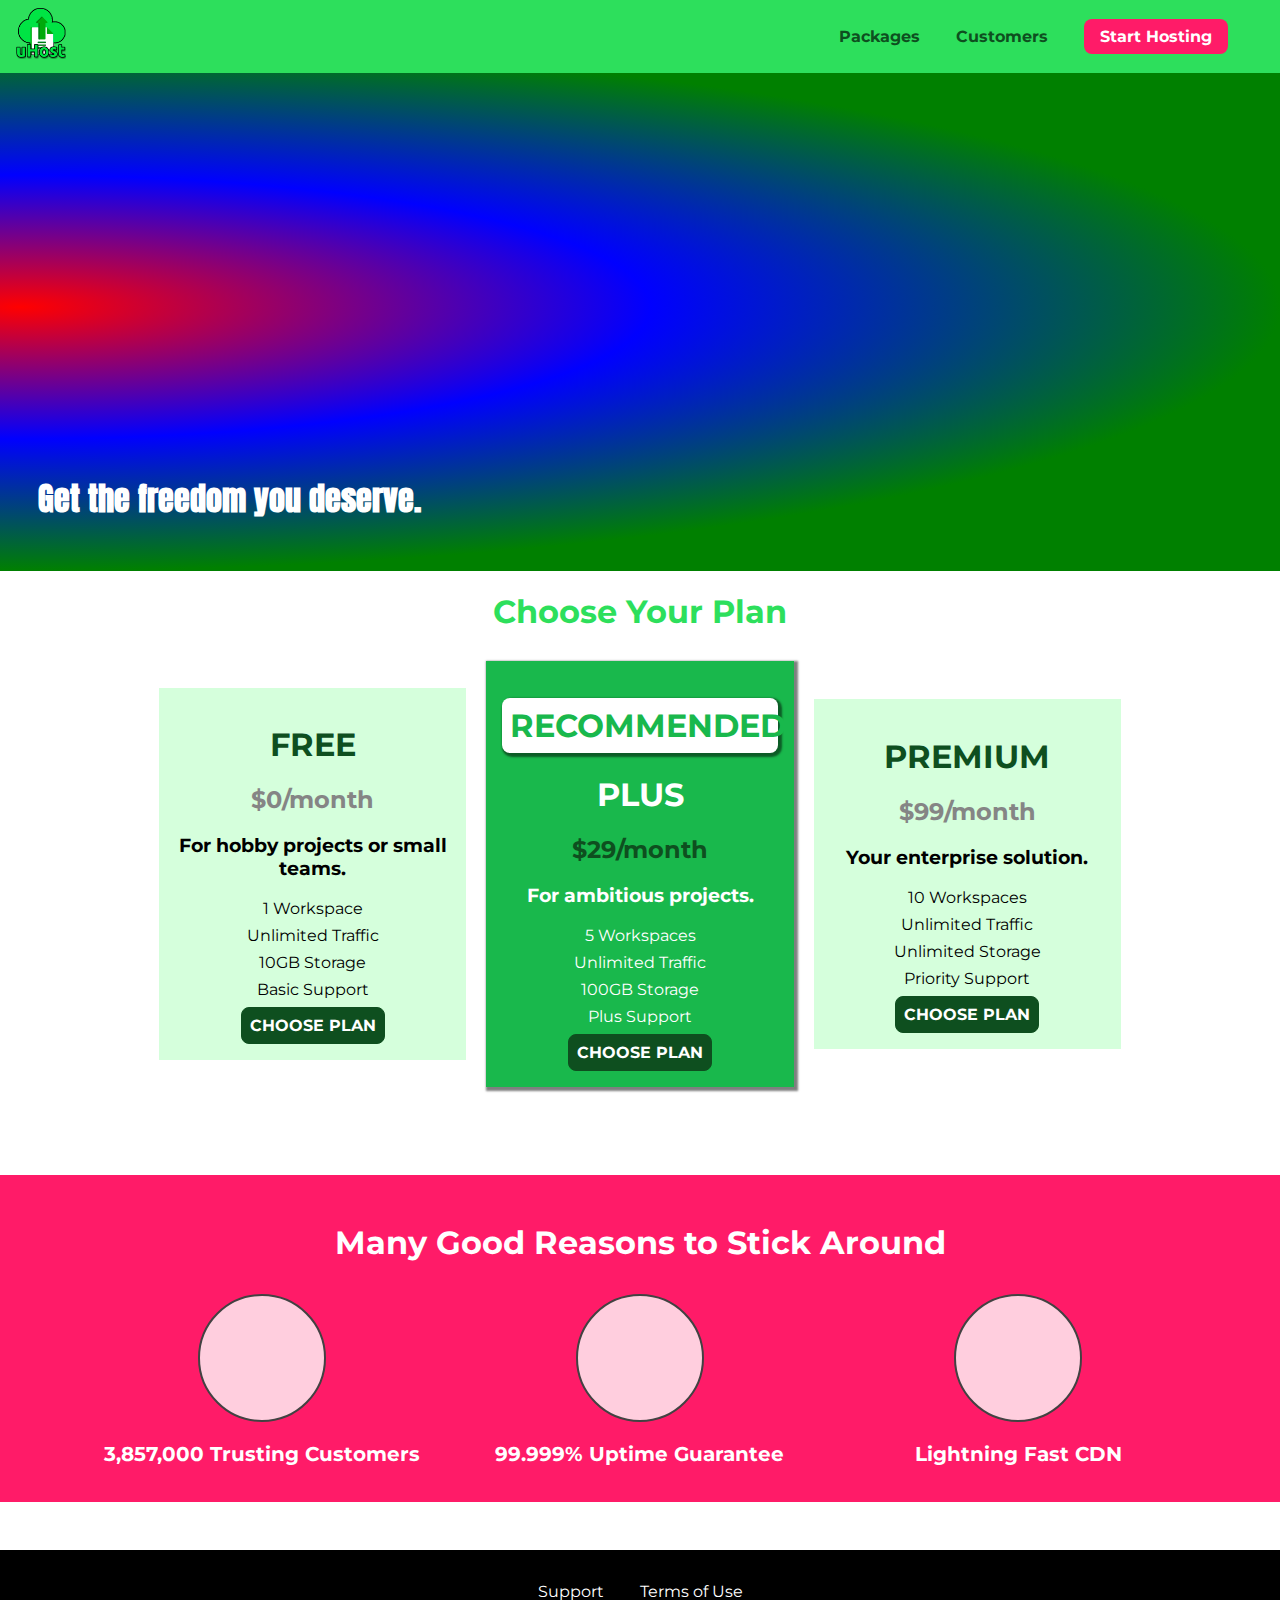
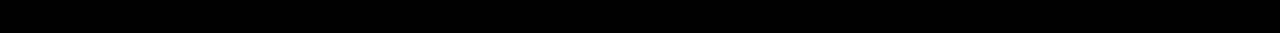
<file: index.html>
<!DOCTYPE html>
<html lang="en">

<head>
    <meta charset="UTF-8">
    <meta http-equiv="X-UA-Compatible" content="ie=edge">
    <title>uHost</title>
    <link rel="shortcut icon" href="favicon.png">
    <link href="https://fonts.googleapis.com/css?family=Anton" rel="stylesheet">
    <link href="https://fonts.googleapis.com/css?family=Montserrat:400,700" rel="stylesheet">
    <link rel="stylesheet" href="shared.css">
    <link rel="stylesheet" href="main.css">
</head>

<body>
    <div class="backdrop"></div>
    <header class="main-header">
        <div>
            <a href="index.html" class="main-header__brand">
                <img src="./images/uhost-icon.png" alt="uHost = Your favorite hosting company">
            </a>
        </div>
        <nav class="main-nav">
            <ul class="main-nav__items">
                <li class="main-nav__item">
                    <a href="packages/index.html">Packages</a>
                </li>
                <li class="main-nav__item">
                    <a href="customers/index.html">Customers</a>
                </li>
                <li class="main-nav__item main-nav__item--cta">
                    <a href="start-hosting/index.html">Start Hosting</a>
                </li>
            </ul>
        </nav>
    </header>
    <main>
        <section id="product-overview">
            <h1>Get the freedom you deserve.</h1>
        </section>
        <section id="plans">
            <h1 class="section-title">Choose Your Plan</h1>
            <div class="plan__list">
                <article class="plan">
                    <h1 class="plan__title">FREE</h1>
                    <h2 class="plan__price">$0/month</h2>
                    <h3>For hobby projects or small teams.</h3>
                    <ul class="plan__features">
                        <li class="plan__feature">1 Workspace</li>
                        <li class="plan__feature">Unlimited Traffic</li>
                        <li class="plan__feature">10GB Storage</li>
                        <li class="plan__feature">Basic Support</li>
                    </ul>
                    <div>
                        <button class="button">CHOOSE PLAN</button>
                    </div>
                </article>
                <article class="plan plan--highlighted">
                    <h1 class="plan__annotation">RECOMMENDED</h1>
                    <h1 class="plan__title">PLUS</h1>
                    <h2 class="plan__price">$29/month</h2>
                    <h3>For ambitious projects.</h3>
                    <ul class="plan__features">
                        <li class="plan__feature">5 Workspaces</li>
                        <li class="plan__feature">Unlimited Traffic</li>
                        <li class="plan__feature">100GB Storage</li>
                        <li class="plan__feature">Plus Support</li>
                    </ul>
                    <div>
                        <button class="button">CHOOSE PLAN</button>
                    </div>
                </article>
                <article class="plan">
                    <h1 class="plan__title">PREMIUM</h1>
                    <h2 class="plan__price">$99/month</h2>
                    <h3>Your enterprise solution.</h3>
                    <ul class="plan__features">
                        <li class="plan__feature">10 Workspaces</li>
                        <li class="plan__feature">Unlimited Traffic</li>
                        <li class="plan__feature">Unlimited Storage</li>
                        <li class="plan__feature">Priority Support</li>
                    </ul>
                    <div>
                        <button class="button">CHOOSE PLAN</button>
                    </div>
                </article>
            </div>
        </section>
        <section id="key-features">
            <h1 class="section-title">Many Good Reasons to Stick Around</h1>
            <ul class="key-feature__list">
                <li class="key-feature">
                    <div class="key-feature__image">

                    </div>
                    <p class="key-feature__description">3,857,000 Trusting Customers</p>
                </li>
                <li class="key-feature">
                    <div class="key-feature__image">

                    </div>
                    <p class="key-feature__description">99.999% Uptime Guarantee</p>
                </li>
                <li class="key-feature">
                    <div class="key-feature__image">

                    </div>
                    <p class="key-feature__description">Lightning Fast CDN</p>
                </li>
            </ul>
        </section>
    </main>
    <footer class="main-footer">
        <nav>
            <ul class="main-footer__links">
                <li class="main-footer__link">
                    <a href="#">Support</a>
                </li>
                <li class="main-footer__link">
                    <a href="#">Terms of Use</a>
                </li>
            </ul>
        </nav>
    </footer>
</body>

</html>
</file>
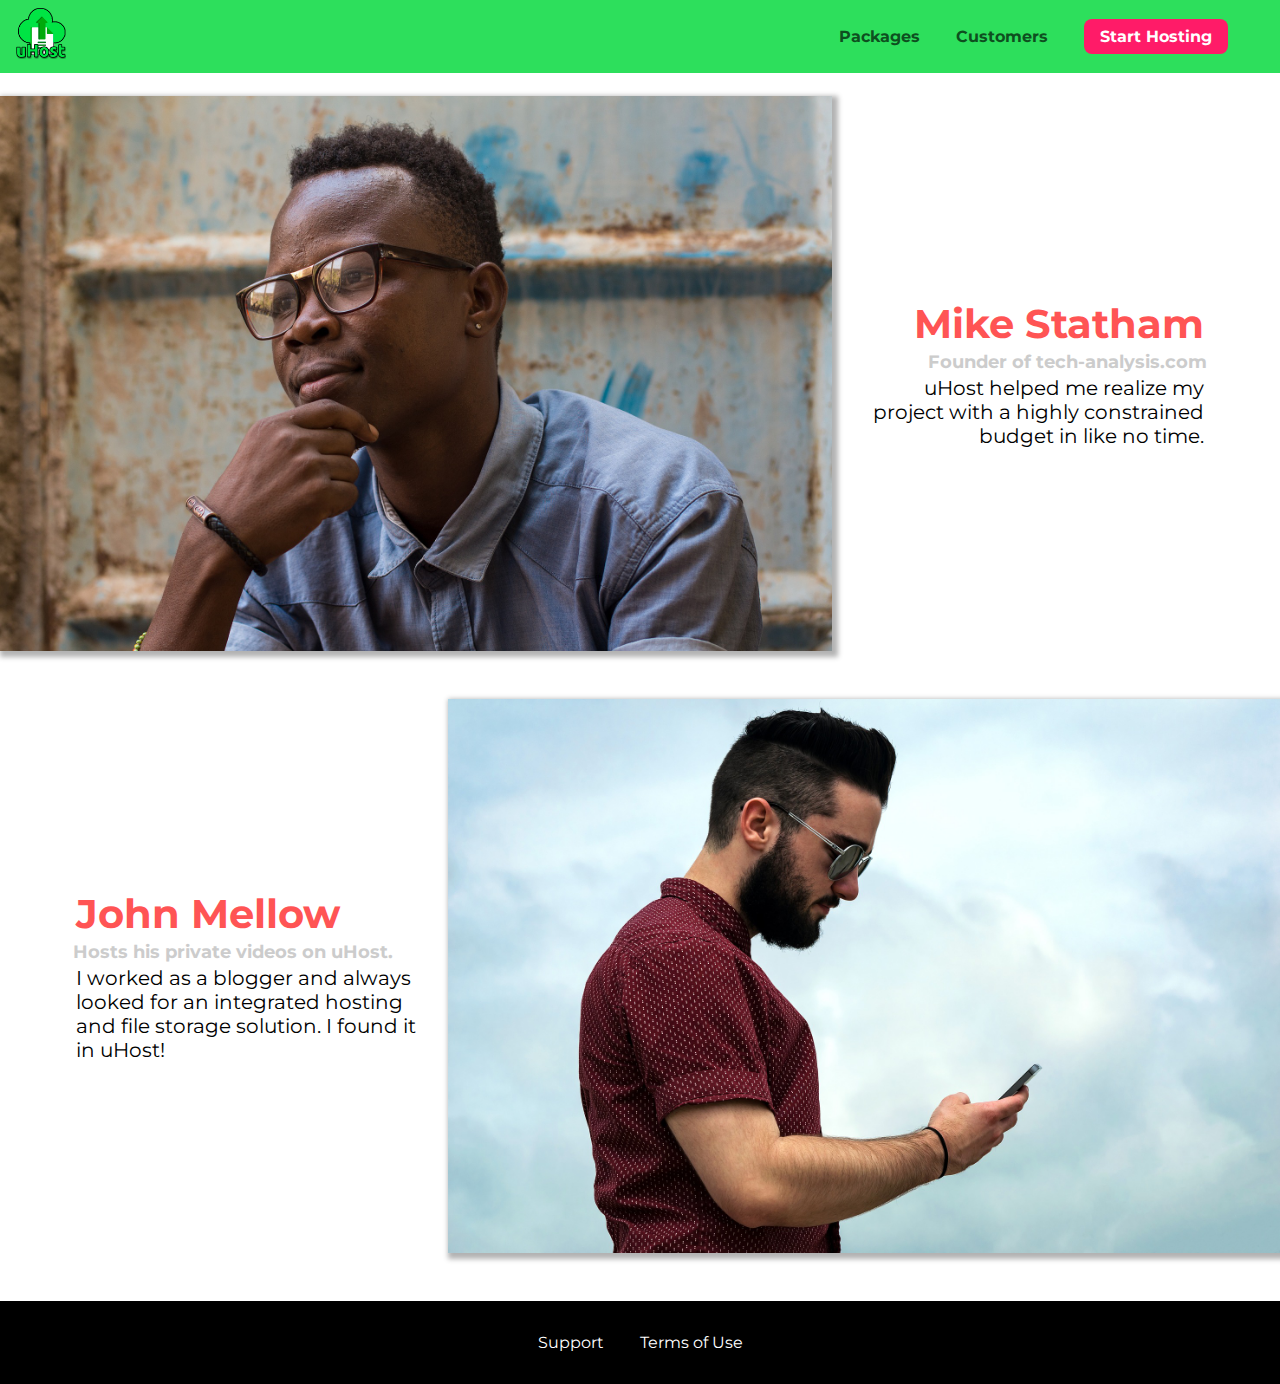
<file: customers/index.html>
<!DOCTYPE html>
<html lang="en">

<head>
    <meta charset="UTF-8">
    <meta name="viewport" content="width=device-width, initial-scale=1.0">
    <meta http-equiv="X-UA-Compatible" content="ie=edge">
    <title>uHost Customers</title>
    <link rel="shortcut icon" href="../favicon.png">
    <link href="https://fonts.googleapis.com/css?family=Anton|Montserrat:400,700" rel="stylesheet">
    <link rel="stylesheet" href="../shared.css">
    <link rel="stylesheet" href="customers.css">
</head>

<body>

    <div class="backdrop"></div>

    <header class="main-header">
        <div>
            <a href="../index.html" class="main-header__brand">
                <img src="../images/uhost-icon.png" alt="uHost = Your favorite hosting company">
            </a>
        </div>
        <nav class="main-nav">
            <ul class="main-nav__items">
                <li class="main-nav__item">
                    <a href="../index.html">Packages</a>
                </li>
                <li class="main-nav__item">
                    <a href="../customers/index.html">Customers</a>
                </li>
                <li class="main-nav__item main-nav__item--cta">
                    <a href="../start-hosting/index.html">Start Hosting</a>
                </li>
            </ul>
        </nav>
    </header>
    <main>
        <div>
            <div class="testimonial" id="customer-1">
                <div class="testimonial__image-container">
                    <img src="../images/customer-1.jpg" alt="Mike Statham - Customer" class="testimonial__image">
                </div>
                <div class="testimonial__info">
                    <h1 class="testimonial__name">Mike Statham</h1>
                    <h2 class="testimonial__subtitle">Founder of
                        <a href="tech-analysis.com">tech-analysis.com</a>
                    </h2>
                    <p class="testimonial__text">uHost helped me realize my project with a highly constrained budget in like no time.</p>
                </div>
            </div>
            <div class="testimonial" id="customer-2">

                <div class="testimonial__info">
                    <h1 class="testimonial__name">John Mellow</h1>
                    <h2 class="testimonial__subtitle">Hosts his private videos on uHost.
                    </h2>
                    <p class="testimonial__text">I worked as a blogger and always looked for an integrated hosting and file storage solution. I found
                        it in uHost!
                    </p>
                </div>
                <div class="testimonial__image-container">
                    <img src="../images/customer-2.jpg" alt="John Mellow - Customer" class="testimonial__image">
                </div>
            </div>
        </div>
    </main>
    <footer class="main-footer">
        <nav>
            <ul class="main-footer__links">
                <li class="main-footer__link">
                    <a href="#">Support</a>
                </li>
                <li class="main-footer__link">
                    <a href="#">Terms of Use</a>
                </li>
            </ul>
        </nav>
    </footer>
</body>

</html>
</file>
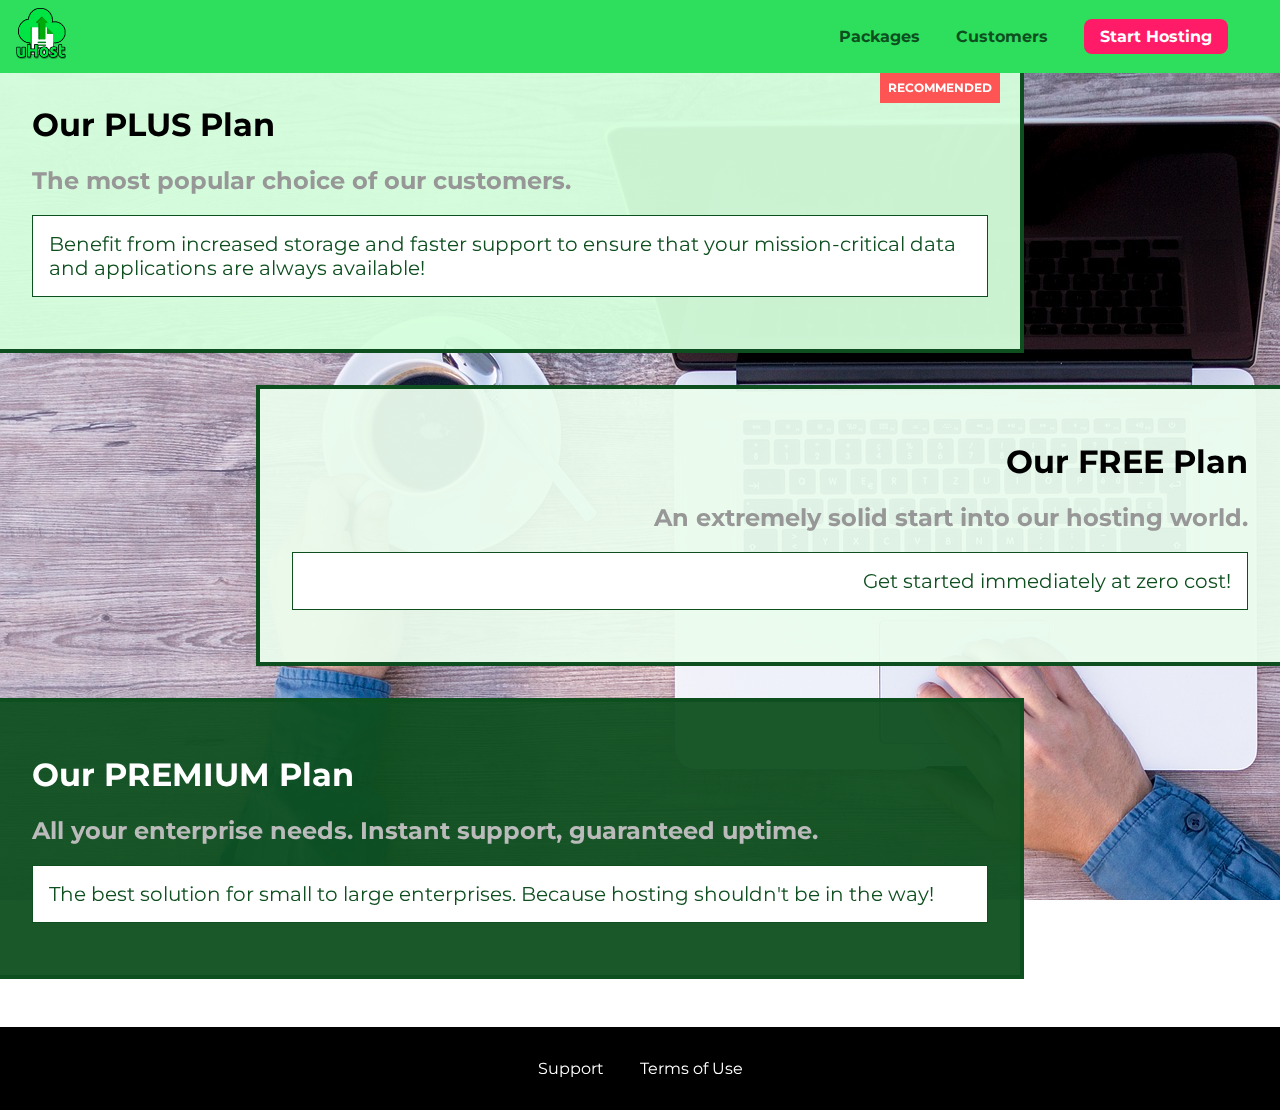
<file: packages/index.html>
<!DOCTYPE html>
<html lang="en">

<head>
    <meta charset="UTF-8">
    <meta http-equiv="X-UA-Compatible" content="ie=edge">
    <title>uHost</title>
    <link rel="shortcut icon" href="favicon.png">
    <link href="https://fonts.googleapis.com/css?family=Montserrat:400,700" rel="stylesheet">
    <link rel="stylesheet" href="../shared.css">
    <link rel="stylesheet" href="packages.css">
</head>

<body>
    <div class="backdrop"></div>

    <div class="background"></div>
    <header class="main-header">
        <div>
            <a href="../index.html" class="main-header__brand">
                <img src="../images/uhost-icon.png" alt="uHost = Your favorite hosting company">
            </a>
        </div>
        <nav class="main-nav">
            <ul class="main-nav__items">
                <li class="main-nav__item">
                    <a href="index.html">Packages</a>
                </li>
                <li class="main-nav__item">
                    <a href="../customers/index.html">Customers</a>
                </li>
                <li class="main-nav__item main-nav__item--cta">
                    <a href="../start-hosting/index.html">Start Hosting</a>
                </li>
            </ul>
        </nav>
    </header>
    <main>
        <section class="package" id="plus">
            <a href="#">
                <h1 class="package__title">Our PLUS Plan</h1>
                <h2 class="package__badge">RECOMMENDED</h2>
                <h2 class="package__subtitle">The most popular choice of our customers.</h2>
                <p class="package__info">Benefit from increased storage and faster support to ensure that your mission-critical data and applications
                    are always available!</p>
            </a>
        </section>
        <section class="package" id="free">
            <a href="#">
                <h1 class="package__title">Our FREE Plan</h1>
                <h2 class="package__subtitle">An extremely solid start into our hosting world.</h2>
                <p class="package__info">Get started immediately at zero cost!</p>
            </a>
        </section>
        <div class="clearfix"></div>
        <section class="package" id="premium">
            <a href="#">
                <h1 class="package__title">Our PREMIUM Plan</h1>
                <h2 class="package__subtitle">All your enterprise needs. Instant support, guaranteed uptime. </h2>
                <p class="package__info">The best solution for small to large enterprises. Because hosting shouldn't be in the way!</p>
            </a>
        </section>
    </main>
    <footer class="main-footer">
        <nav>
            <ul class="main-footer__links">
                <li class="main-footer__link">
                    <a href="#">Support</a>
                </li>
                <li class="main-footer__link">
                    <a href="#">Terms of Use</a>
                </li>
            </ul>
        </nav>
    </footer>
</body>

</html>
</file>
<file: shared.css>
* {
    box-sizing: border-box;
}

body {
    font-family: 'Montserrat', sans-serif;
    margin: 0;
}

.main-header {
    width: 100%;
    position: fixed;
    top: 0;
    left: 0;
    background: #2ddf5c;
    padding: 8px 16px;
    z-index: 1;
}

.main-header > div {
    display: inline-block;
    vertical-align: middle;
}

.main-header__brand {
    color: #0e4f1f;
    text-decoration: none;
    font-weight: bold;
    font-size: 22px;
    width: 50px;
    display: inline-block;
}


.backdrop {
    top: 0;
    left: 0;
    position: fixed;
    display: none;
    z-index: 100;
    width: 100%;
    background: rgba(0, 0, 0, 0.5);
    height: 100%;
}

.main-header__brand img {
    width: 100%;
}

.main-nav {
    display: inline-block;
    text-align: right;
    width: calc(100% - 74px);
    vertical-align: middle;
}

.main-nav__items {
    margin: 0;
    padding: 0;
    list-style: none;
}

.main-nav__item {
    display: inline-block;
    margin: 0 16px;
}

.main-nav__item a {
    text-decoration: none;
    color: #0e4f1f;
    font-weight: bold;
    padding: 3px 0;
}

.main-nav__item a:hover,
.main-nav__item a:active {
    color: white;
    border-bottom: 5px solid white;
}

.main-nav__item--cta a {
    color: white;
    background: #ff1b68;
    padding: 8px 16px;
    border-radius: 8px;
}

.main-nav__item--cta a:hover,
.main-nav__item--cta a:active {
    color: #ff1b68;
    background: white;
    border: none;
}

.main-footer {
    background: black;
    padding: 32px;
    margin-top: 48px;
}

.main-footer__links {
    list-style: none;
    margin: 0;
    padding: 0;
    text-align: center;
}

.main-footer__link {
    display: inline-block;
    margin: 0 16px;
}

.main-footer__link a {
    color: white;
    text-decoration: none;
}

.main-footer__link a:hover,
.main-footer__link a:active {
    color: #ccc;
}

.button {
    background: #0e4f1f;
    color: white;
    font: inherit;
    border: 1.5px solid #0e4f1f;
    padding: 8px;
    border-radius: 8px;
    font-weight: bold;
    cursor: pointer;
}

.button:hover,
.button:active {
    background: white;
    color: #0e4f1f;
}

.button:focus {
    outline: none;
}
</file>
<file: main.css>
#product-overview {
    background: url("freedom.jpg") left 10% bottom 20%/cover no-repeat border-box;
    /* background-size: cover;
    background-position: left 10% bottom 20%;
    background-repeat: no-repeat; */
    /* border: 5px dashed red ; */
    /* background-origin: border-box;
    background-clip: border-box; */
    background-attachment: scroll;
    background-image: radial-gradient(ellipse farthest-side at 20px 50% , red, blue, green);
    width: 100%;
    height: 528px;
    padding: 10px;
    margin-top: 43px;
    position: relative;
}

.section-title {
    color: #2ddf5c;
    text-align: center;
}

#product-overview h1 {
    color: white;
    font-family: 'Anton', sans-serif;
    position: absolute;
    bottom: 5%;
    left: 3%;
}

.plan__list {
    width: 80%;
    margin: auto;
    text-align: center;
}

.plan {
    background: #d5ffdc;
    text-align: center;
    padding: 16px;
    margin: 8px;
    display: inline-block;
    width: 30%;
    vertical-align: middle;
}

.plan--highlighted {
    background: #19b84c;
    color: white;
    box-shadow: 2px 2px 2px 2px rgba(0, 0, 0, 0.5);
}

.plan__annotation {
    background: white;
    color: #19b84c;
    padding: 8px;
    box-shadow: 2px 2px 2px 2px rgba(0, 0, 0, 0.5);
    border-radius: 8px;
}

.plan__title {
    color: #0e4f1f;
}

.plan__price {
    color: #858585;
}

.plan--highlighted .plan__title {
    color: white;
}

.plan--highlighted .plan__price {
    color: #0e4f1f;
}

.plan__features {
    list-style: none;
    margin: 0;
    padding: 0;
}

.plan__feature {
    margin: 8px 0;
}

#key-features {
    background: #ff1b68;
    margin-top: 80px;
    padding: 16px;
}

#key-features .section-title {
    color: white;
    margin: 32px;
}

.key-feature__list {
    list-style: none;
    margin: 0;
    padding: 0;
    text-align: center;
}

.key-feature {
    display: inline-block;
    width: 30%;
    vertical-align: top;
}

.key-feature__image {
    background: #ffcede;
    width: 128px;
    height: 128px;
    border: 2px solid #424242;
    border-radius: 50%;
    margin: auto;
}

.key-feature__description {
    text-align: center;
    font-weight: bold;
    color: white;
    font-size: 20px;
}

/* h1 {
    font-family: sans-serif;
} */
</file>
<file: customers/customers.css>
.testimonial {
  font-size: 20px;
  margin: 48px 0;
}

.testimonial__list {
  width: 80%;
  margin: auto;
}

.testimonial:first-of-type {
  margin-top: 96px;
}

.testimonial__image-container {
  width: 65%;
  display: inline-block;
  vertical-align: middle;
  box-shadow: 3px 3px 5px 3px rgba(0, 0, 0, 0.3);
}

.testimonial__image {
  width: 100%;
  vertical-align: top;
}

.testimonial__info {
  text-align: right;
  padding: 14px;
  display: inline-block;
  vertical-align: middle;
  width: 30%;
}

#customer-2.testimonial {
  text-align: right;
}

#customer-2 .testimonial__info {
  text-align: left;
}

.testimonial__name {
  margin: 3px;
  color: #ff5454;
}

.testimonial__subtitle {
  margin: 0;
  font-size: 18px;
  color: #ccc;
}

.testimonial__subtitle a {
  color: inherit;
  text-decoration: none;
}

.testimonial__subtitle a:hover,
.testimonial__subtitle a:active {
  color: #7a7a7a;
}

.testimonial__text {
  margin: 3px;
}
</file>
<file: packages/packages.css>
main {
    padding-top: 32px;
}

.background {
    background: url("../images/plans-background.jpg");
    width: 100%;
    height: 100%;
    position: fixed;
    z-index: -1;
}

.package {
    width: 80%;
    margin: 16px 0;
    border: 4px solid #0e4f1f;
    border-left: none;
    position: relative;
}

.package:hover,
.package:active {
    box-shadow: 2px 2px 4px rgba(0,0,0,0.5);
    border-color: #ff5454;
    /* border-color: #ff5454 !important; */
}

.package a {
    text-decoration: none;
    color: inherit;
    display: block;
    padding: 32px;
}

.package__badge {
    position: absolute;
    top: 0;
    right: 0;
    margin: 20px;
    font-size: 12px;
    color: white;
    background: #ff5454;
    padding: 8px;
}

.package__subtitle {
    color: #979797;
}

.package__info {
    padding: 16px;
    border: 1px solid #0e4f1f;
    font-size: 20px;
    color: #0e4f1f;
    background: white;
}

.clearfix {
    clear: both;
}

#plus {
    background: rgba(213, 255, 220, 0.95);
}

#free {
    background: rgba(234, 252, 237, 0.95);
    float: right;
    border-right: none;
    border-left: 4px solid #0e4f1f;
    text-align: right;
}

#free:hover,
#free:active {
    border-left-color: #ff5454;
}

#premium {
    background: rgba(14, 79, 31, 0.95);
}

#premium .package__title {
    color: white;
}

#premium .package__subtitle {
    color: #bbb;
}
</file>
